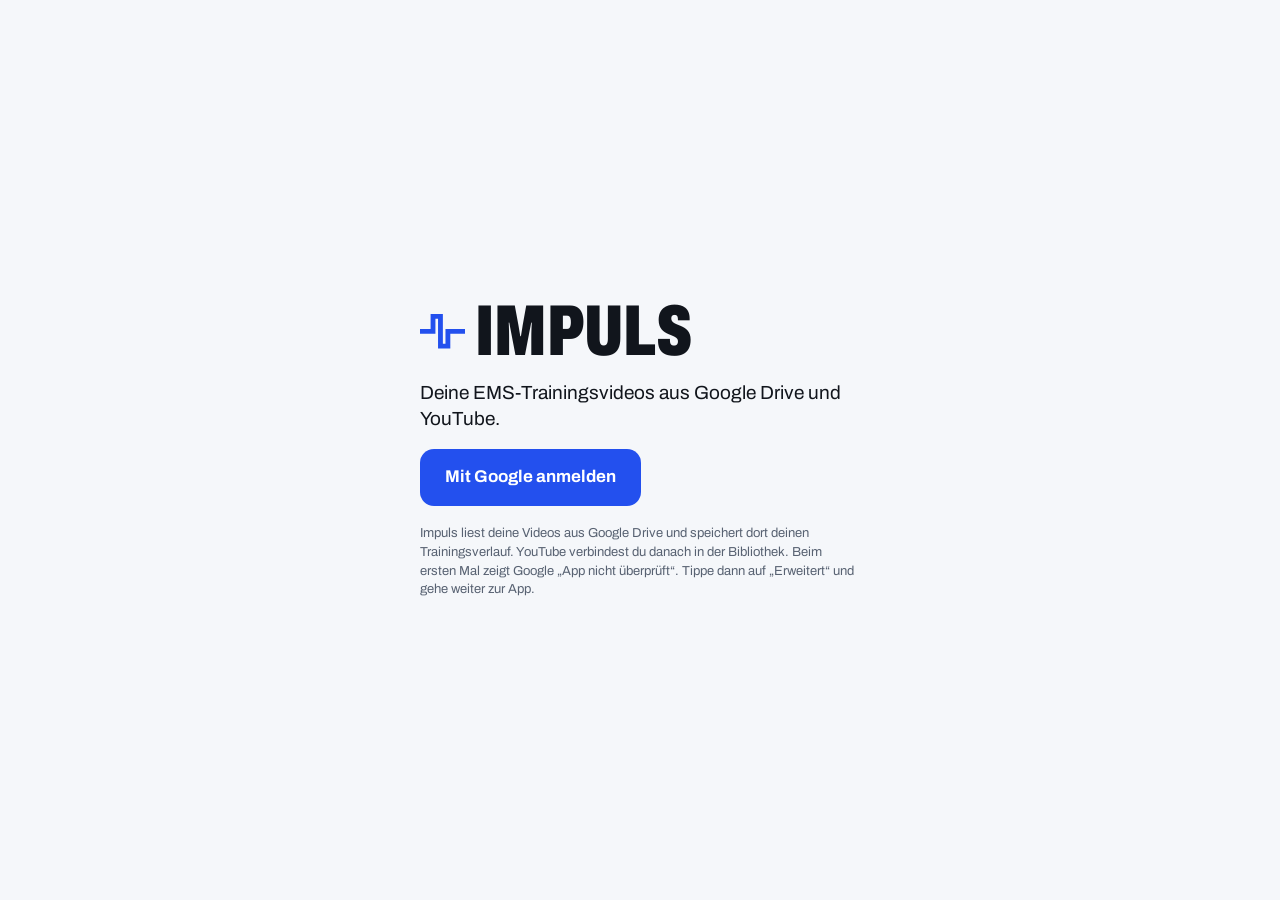
<file: index.html>
<!doctype html>
<html lang="de">
<head>
<meta charset="utf-8">
<meta name="viewport" content="width=device-width, initial-scale=1, viewport-fit=cover">
<meta name="theme-color" content="#0A0D12">
<title>Impuls</title>
<link rel="manifest" href="manifest.webmanifest">
<link rel="icon" href="icons/icon-192.png">
<link rel="preconnect" href="https://fonts.googleapis.com">
<link rel="preconnect" href="https://fonts.gstatic.com" crossorigin>
<link rel="stylesheet" href="https://fonts.googleapis.com/css2?family=Archivo:wdth,wght@62..125,300..900&family=IBM+Plex+Mono:wght@400;500;600&display=swap">
<link rel="stylesheet" href="app.css?v=16">
<script src="config.js"></script>
</head>
<body>
<svg width="0" height="0" style="position:absolute" aria-hidden="true">
  <symbol id="i-home" viewBox="0 0 24 24"><path d="M3 10.5 12 3l9 7.5V20a1 1 0 0 1-1 1h-5v-6H9v6H4a1 1 0 0 1-1-1z"/></symbol>
  <symbol id="i-grid" viewBox="0 0 24 24"><rect x="3" y="4" width="8" height="7" rx="1.5"/><rect x="13" y="4" width="8" height="7" rx="1.5"/><rect x="3" y="13" width="8" height="7" rx="1.5"/><rect x="13" y="13" width="8" height="7" rx="1.5"/></symbol>
  <symbol id="i-chart" viewBox="0 0 24 24"><path d="M4 20V11M10 20V5M16 20v-7M21 20H3"/></symbol>
  <symbol id="i-cog" viewBox="0 0 24 24"><circle cx="12" cy="12" r="3"/><path d="M12 2v3M12 19v3M2 12h3M19 12h3M4.9 4.9l2.1 2.1M17 17l2.1 2.1M4.9 19.1 7 17M17 7l2.1-2.1"/></symbol>
  <symbol id="i-play" viewBox="0 0 24 24"><path d="M7 4.6v14.8a.8.8 0 0 0 1.2.7l12-7.4a.8.8 0 0 0 0-1.4l-12-7.4A.8.8 0 0 0 7 4.6z"/></symbol>
  <symbol id="i-pause" viewBox="0 0 24 24"><rect x="6" y="4.5" width="4" height="15" rx="1"/><rect x="14" y="4.5" width="4" height="15" rx="1"/></symbol>
  <symbol id="i-check" viewBox="0 0 24 24"><path d="M5 12.5l4.5 4.5L19 7.5"/></symbol>
  <symbol id="i-left" viewBox="0 0 24 24"><path d="M15 5l-7 7 7 7"/></symbol>
  <symbol id="i-mirror" viewBox="0 0 24 24"><path d="M12 3v18M8 7l-5 5 5 5M16 7l5 5-5 5"/></symbol>
  <symbol id="i-expand" viewBox="0 0 24 24"><path d="M4 9V4h5M20 9V4h-5M4 15v5h5M20 15v5h-5"/></symbol>
  <symbol id="i-cal" viewBox="0 0 24 24"><rect x="3.5" y="5" width="17" height="15" rx="2"/><path d="M3.5 10h17M8 3v4M16 3v4"/></symbol>
</svg>

<div class="app" id="app" data-view="login">
  <section class="login" id="login">
    <div class="login-box">
      <h1 class="login-logo"><svg viewBox="0 0 24 24" aria-hidden="true"><path d="M1 12h6V4h4v16h4v-8h8"/></svg>Impuls</h1>
      <p class="lede">Deine EMS-Trainingsvideos aus Google Drive und YouTube.</p>
      <button class="btn-primary big" id="loginBtn">Mit Google anmelden</button>
      <p class="login-err" id="loginErr" hidden></p>
      <button class="btn-ghost" id="loginBasic" hidden>Ohne Drive-Abgleich anmelden</button>
      <p class="sub small">Impuls liest deine Videos aus Google Drive und speichert dort deinen Trainingsverlauf. YouTube verbindest du danach in der Bibliothek. Beim ersten Mal zeigt Google „App nicht überprüft“. Tippe dann auf „Erweitert“ und gehe weiter zur App.</p>
    </div>
  </section>

  <nav class="nav" aria-label="Navigation">
    <div class="brand"><svg viewBox="0 0 24 24" aria-hidden="true"><path d="M1 12h6V4h4v16h4v-8h8"/></svg><span>Impuls</span></div>
    <button class="nav-btn" data-go="home"><svg class="ico"><use href="#i-home"/></svg><span>Start</span></button>
    <button class="nav-btn" data-go="lib"><svg class="ico"><use href="#i-grid"/></svg><span>Bibliothek</span></button>
    <button class="nav-btn" data-go="hist"><svg class="ico"><use href="#i-chart"/></svg><span>Verlauf</span></button>
    <span class="nav-space"></span>
    <button class="nav-btn" data-act="settings"><svg class="ico"><use href="#i-cog"/></svg><span>Mehr</span></button>
  </nav>

  <main class="main" id="main">
    <section class="scr" data-s="home" id="home"></section>
    <section class="scr" data-s="lib" id="lib" hidden></section>
    <section class="scr" data-s="hist" id="hist" hidden></section>
  </main>

  <section class="player" id="player" hidden>
    <div class="pl-video">
      <div class="pl-stage" id="plStage">
        <video id="pv" playsinline preload="auto"></video>
        <div id="ytHost" hidden></div>
      </div>
      <button class="pl-bigplay" id="plBig" aria-label="Abspielen"><svg class="ico fill"><use href="#i-play"/></svg></button>
    </div>
    <div class="pl-top">
      <button class="pl-btn" id="plBack"><svg class="ico"><use href="#i-left"/></svg>Zurück</button>
      <div class="pl-head"><p class="pl-title" id="plTitle"></p><p class="pl-sub" id="plSub"></p></div>
      <button class="pl-btn" id="plRestart" hidden>Von vorn</button>
      <span class="pl-wake" id="plWake"><i></i>Bildschirm bleibt an</span>
      <button class="pl-btn pl-fav" id="plFav" aria-pressed="false" aria-label="Als Favorit markieren">☆</button>
    </div>
    <div class="pl-bottom">
      <p class="pl-msg" id="plMsg" hidden></p>
      <div class="pl-times"><span class="pl-el" id="plEl">0:00</span><span class="pl-rem" id="plRem"></span></div>
      <div class="pl-bar" id="plBar"><div class="pl-track"><div class="pl-fill" id="plFill"></div></div></div>
      <div class="pl-ctrl">
        <button class="pl-btn" id="plB10">−10 s</button>
        <button class="pl-play" id="plToggle" aria-label="Abspielen"><svg class="ico fill"><use href="#i-play"/></svg></button>
        <button class="pl-btn" id="plF10">+10 s</button>
        <button class="pl-btn" id="plMirror" aria-pressed="false"><svg class="ico"><use href="#i-mirror"/></svg><span>Spiegeln</span></button>
        <button class="pl-btn" id="plFull" aria-label="Vollbild"><svg class="ico"><use href="#i-expand"/></svg></button>
        <button class="pl-finish" id="plFinish"><svg class="ico"><use href="#i-check"/></svg>Training abschließen</button>
      </div>
    </div>
  </section>

  <section class="sheet-wrap" id="doneWrap" hidden>
    <div class="sheet" id="doneSheet" role="dialog" aria-modal="true" aria-label="Training abschließen"></div>
  </section>

  <section class="sheet-wrap" id="sheetWrap" hidden>
    <div class="sheet" id="sheet" role="dialog" aria-modal="true"></div>
  </section>

  <div class="toast" id="toast" role="status" hidden></div>
</div>
<script src="app.js?v=16"></script>
</body>
</html>
</file>
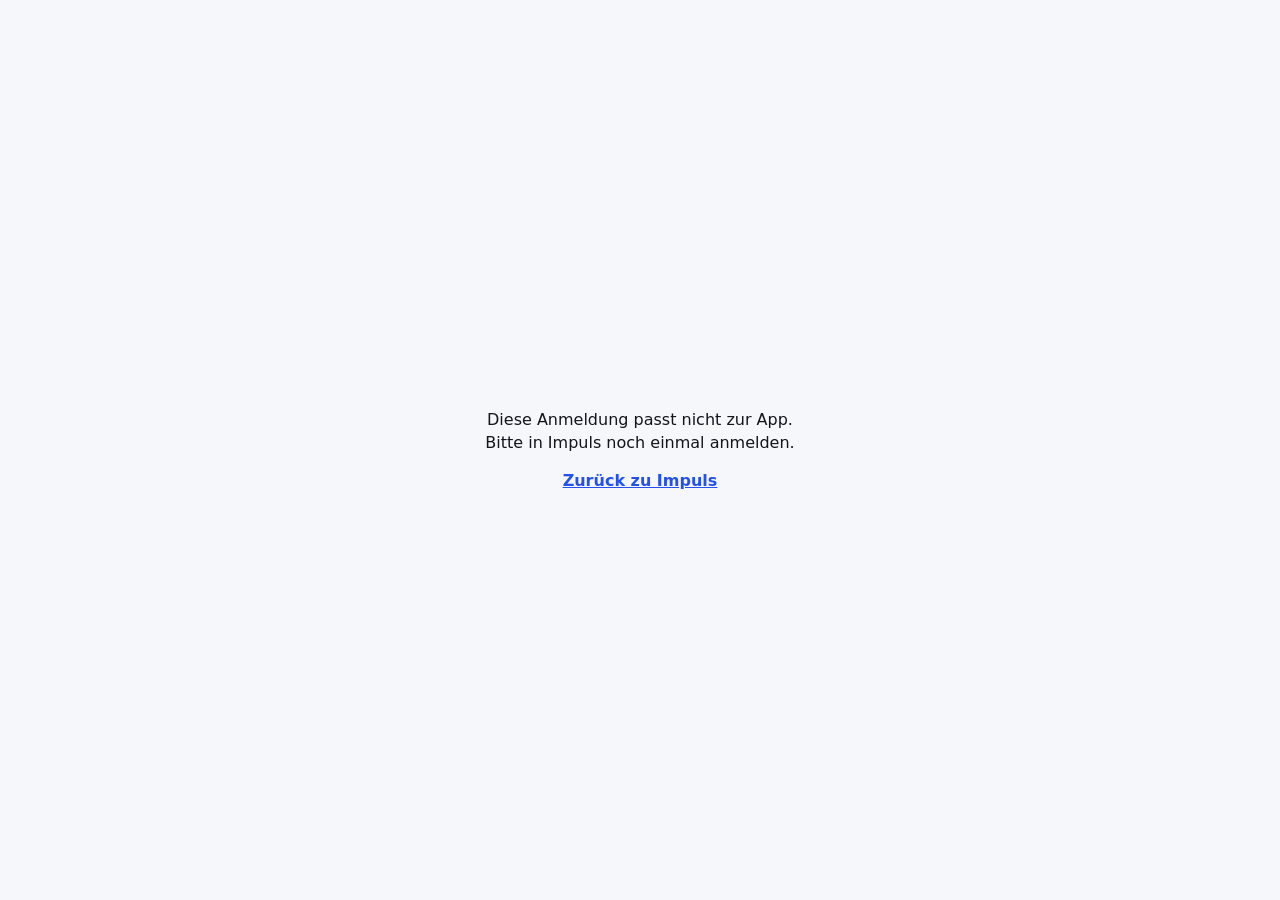
<file: auth.html>
<!doctype html>
<html lang="de">
<head>
<meta charset="utf-8">
<meta name="viewport" content="width=device-width, initial-scale=1">
<meta name="theme-color" content="#0A0D12">
<title>Impuls · Anmeldung</title>
<style>
  :root{--bg:#F5F7FA;--fg:#11151C;--muted:#586272;--accent:#2350EE}
  @media (prefers-color-scheme: dark){:root{--bg:#0A0D12;--fg:#E7EBF1;--muted:#98A2B2;--accent:#7B93FF;color-scheme:dark}}
  body{margin:0;min-height:100vh;display:grid;place-items:center;padding:24px;box-sizing:border-box;background:var(--bg);color:var(--fg);font-family:system-ui,-apple-system,"Segoe UI",Roboto,sans-serif;text-align:center}
  main{display:grid;gap:14px;max-width:34ch}
  p{margin:0;line-height:1.45}
  .sub{color:var(--muted)}
  a{color:var(--accent);font-weight:700}
</style>
</head>
<body>
<main>
  <p id="msg">Anmeldung wird übernommen …</p>
  <p class="sub" id="hint" hidden>Du kannst dieses Fenster schließen. Impuls macht von selbst weiter.</p>
  <p><a href="./" id="back" hidden>Zurück zu Impuls</a></p>
</main>
<script>
// Rückkehrseite der Google-Anmeldung: legt den Token für die App ab und schließt sich wieder.
(() => {
  const P = 'impuls.';
  const AUTH_VERSION = 3; // wie in app.js
  const get = k => { try { return JSON.parse(localStorage.getItem(P + k)); } catch { return null; } };
  const set = (k, v) => { try { localStorage.setItem(P + k, JSON.stringify(v)); } catch { /* Speicher gesperrt */ } };
  const del = k => { try { localStorage.removeItem(P + k); } catch { /* Speicher gesperrt */ } };
  const h = new URLSearchParams(location.hash.slice(1));
  const err = h.get('error') || new URLSearchParams(location.search).get('error');
  const msg = document.getElementById('msg');
  let ok = false;

  if (err) {
    set('oauthError', err === 'access_denied' ? 'Die Anmeldung wurde abgebrochen oder abgelehnt.' : 'Google meldet: ' + err);
    msg.textContent = 'Die Anmeldung hat nicht geklappt.';
  } else if (!h.get('access_token') || h.get('state') !== get('oauthState')) {
    msg.textContent = 'Diese Anmeldung passt nicht zur App. Bitte in Impuls noch einmal anmelden.';
  } else {
    // state beginnt mit dem Zweck: "drive." (Hauptanmeldung) oder "yt." (YouTube-Playlist)
    const purpose = h.get('state').split('.')[0] === 'yt' ? 'yt' : 'drive';
    set(purpose === 'yt' ? 'ytToken' : 'token', { value: h.get('access_token'), exp: Date.now() + (+h.get('expires_in') || 3600) * 1000, scope: h.get('scope') || '', v: AUTH_VERSION });
    set('consented.' + purpose, AUTH_VERSION);
    del('oauthState');
    ok = true;
    msg.textContent = 'Angemeldet.';
  }
  history.replaceState(null, '', location.pathname); // Token nicht in der Adresszeile stehen lassen

  const returnTo = get('returnTo');
  del('returnTo');
  if (ok && returnTo) { location.replace('./'); return; } // ganze Seite war umgeleitet: zurück zur App
  if (window.opener) setTimeout(() => window.close(), 300);
  setTimeout(() => {
    if (ok) document.getElementById('hint').hidden = false;
    document.getElementById('back').hidden = false;
  }, 700);
})();
</script>
</body>
</html>
</file>
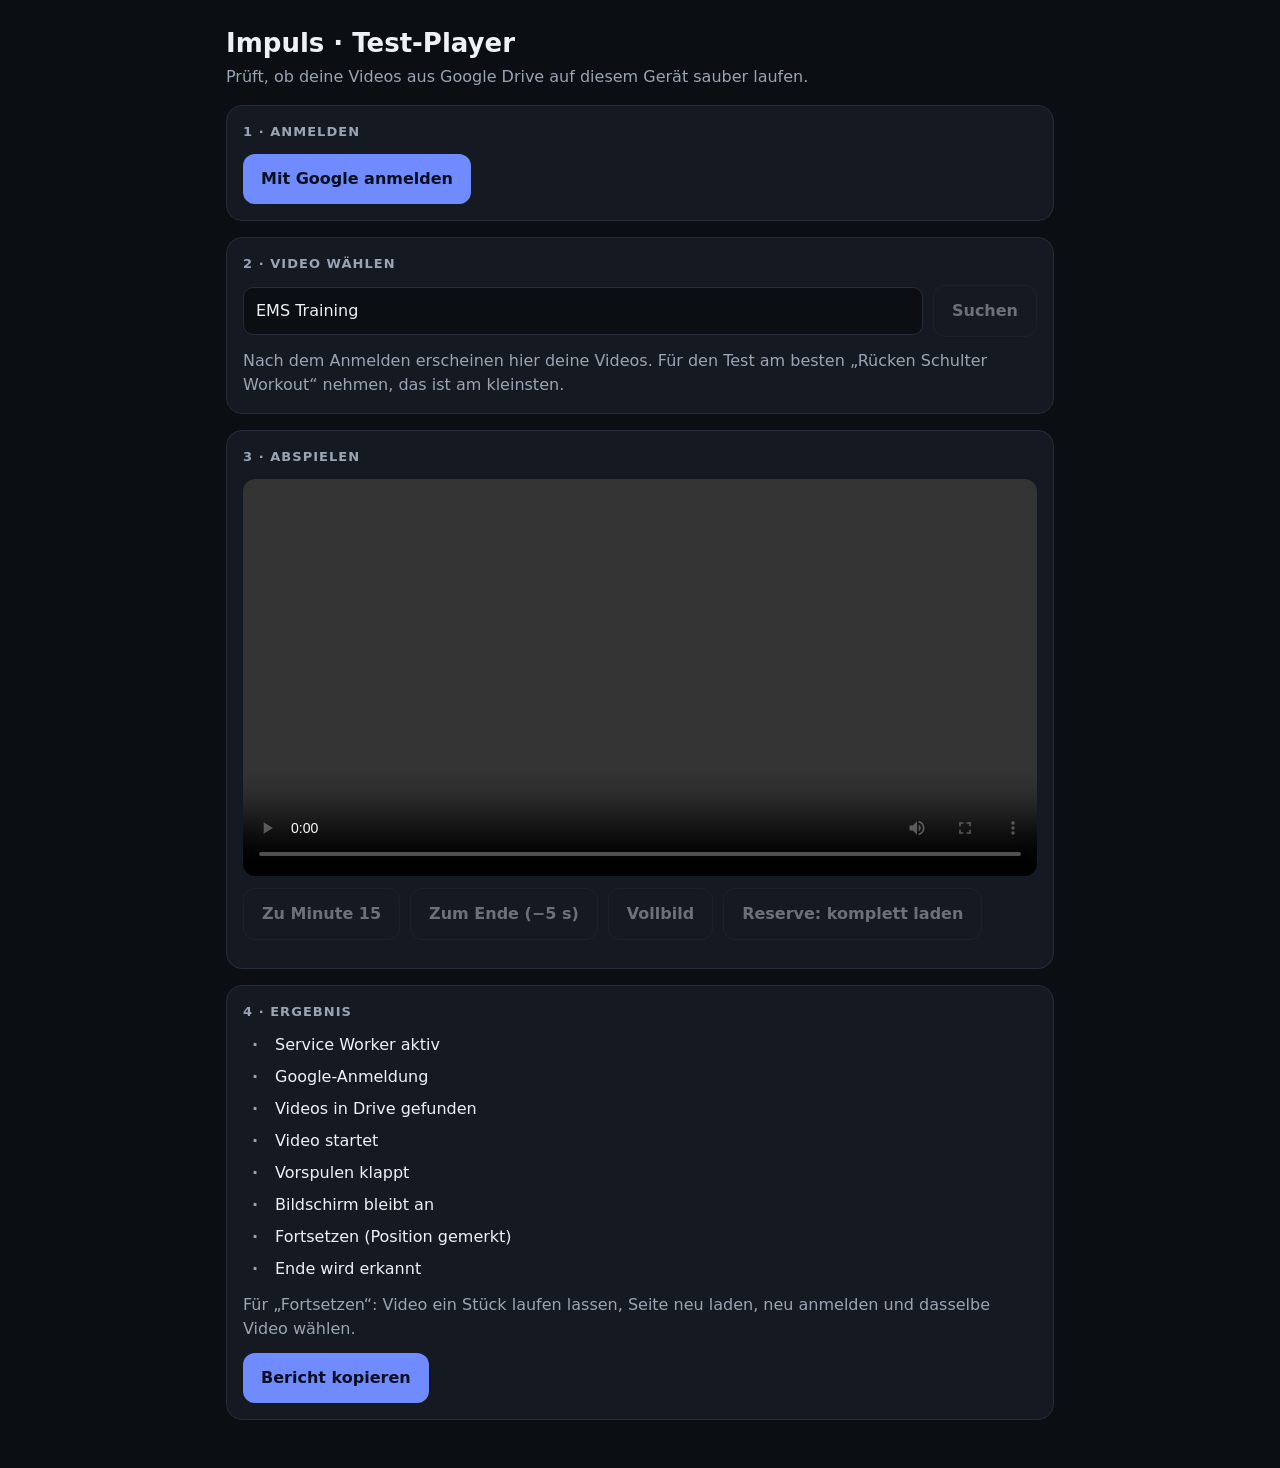
<file: test.html>
<!doctype html>
<html lang="de">
<head>
<meta charset="utf-8">
<meta name="viewport" content="width=device-width, initial-scale=1, viewport-fit=cover">
<meta name="theme-color" content="#0B0E13">
<title>Impuls · Test-Player</title>
<script src="config.js"></script>
<script src="https://accounts.google.com/gsi/client" async defer></script>
<style>
  :root{--bg:#0B0E13;--card:#151A22;--line:#262D39;--fg:#EEF1F6;--muted:#9AA4B3;--accent:#6F8BFF;--accent-ink:#0A0F1F;--ok:#4CC792;--bad:#FF7A6B;--warn:#F1BC5E;color-scheme:dark}
  *{box-sizing:border-box}
  body{margin:0;background:var(--bg);color:var(--fg);font-family:system-ui,-apple-system,"Segoe UI",Roboto,sans-serif;font-size:16px;line-height:1.5}
  main{max-width:860px;margin:0 auto;padding-block:20px 48px;padding-left:max(16px,env(safe-area-inset-left,0px));padding-right:max(16px,env(safe-area-inset-right,0px));display:grid;gap:16px}
  h1{font-size:26px;margin:4px 0 2px}
  p{margin:0}
  .sub{color:var(--muted)}
  .card{background:var(--card);border:1px solid var(--line);border-radius:16px;padding:16px;display:grid;gap:12px;min-width:0}
  .card h2{font-size:13px;margin:0;text-transform:uppercase;letter-spacing:.08em;color:var(--muted)}
  button{font:inherit;font-weight:650;border:0;border-radius:12px;padding:13px 18px;background:var(--accent);color:var(--accent-ink);cursor:pointer}
  button.ghost{background:transparent;color:var(--fg);border:1px solid var(--line)}
  button:disabled{opacity:.4;cursor:default}
  button:focus-visible,input:focus-visible{outline:2px solid var(--accent);outline-offset:2px}
  .row{display:flex;flex-wrap:wrap;gap:10px;align-items:center}
  input{font:inherit;background:var(--bg);color:var(--fg);border:1px solid var(--line);border-radius:10px;padding:11px 12px;min-width:0;flex:1}
  .list{display:grid;gap:8px}
  .vid{display:flex;justify-content:space-between;gap:12px;align-items:center;text-align:left;background:var(--bg);color:var(--fg);border:1px solid var(--line)}
  .vid small{color:var(--muted);font-weight:500;white-space:nowrap}
  .vid[aria-pressed="true"]{border-color:var(--accent)}
  video{width:100%;max-height:60vh;background:#000;border-radius:12px}
  progress{width:100%}
  .checks{list-style:none;margin:0;padding:0;display:grid;gap:8px}
  .checks li{display:grid;grid-template-columns:24px 1fr;gap:8px}
  .checks i{font-style:normal;font-weight:800;text-align:center}
  .checks [data-s="ok"] i{color:var(--ok)}
  .checks [data-s="bad"] i{color:var(--bad)}
  .checks [data-s="wait"] i{color:var(--muted)}
  .checks small{display:block;color:var(--muted)}
  .msg{color:var(--warn)}
  pre{white-space:pre-wrap;word-break:break-word;background:var(--bg);border:1px solid var(--line);border-radius:10px;padding:12px;font-size:13px;margin:0}
</style>
</head>
<body>
<main>
  <header>
    <h1>Impuls · Test-Player</h1>
    <p class="sub">Prüft, ob deine Videos aus Google Drive auf diesem Gerät sauber laufen.</p>
  </header>

  <section class="card">
    <h2>1 · Anmelden</h2>
    <p class="msg" id="cfgMsg" hidden></p>
    <div class="row"><button id="login">Mit Google anmelden</button><span class="sub" id="who"></span></div>
  </section>

  <section class="card">
    <h2>2 · Video wählen</h2>
    <div class="row"><input id="folder" aria-label="Ordnername in Google Drive"><button class="ghost" id="search" disabled>Suchen</button></div>
    <div class="list" id="list"><p class="sub">Nach dem Anmelden erscheinen hier deine Videos. Für den Test am besten „Rücken Schulter Workout“ nehmen, das ist am kleinsten.</p></div>
  </section>

  <section class="card">
    <h2>3 · Abspielen</h2>
    <video id="v" controls playsinline preload="metadata"></video>
    <div class="row">
      <button class="ghost" id="seek15" disabled>Zu Minute 15</button>
      <button class="ghost" id="toEnd" disabled>Zum Ende (−5 s)</button>
      <button class="ghost" id="fs" disabled>Vollbild</button>
      <button class="ghost" id="full" disabled>Reserve: komplett laden</button>
    </div>
    <progress id="prog" max="1" value="0" hidden></progress>
    <p class="sub" id="resumeInfo"></p>
  </section>

  <section class="card">
    <h2>4 · Ergebnis</h2>
    <ul class="checks" id="checks"></ul>
    <p class="sub">Für „Fortsetzen“: Video ein Stück laufen lassen, Seite neu laden, neu anmelden und dasselbe Video wählen.</p>
    <div class="row"><button id="copy">Bericht kopieren</button><span class="sub" id="copyMsg"></span></div>
    <pre id="report" hidden></pre>
  </section>
</main>
<script src="test.js"></script>
</body>
</html>
</file>
<file: app.css>
/* Impuls · Layout: Handy mit Leiste unten, ab 700px Breite (Tablet) Seitenleiste links. Der Player liegt im Vollbild darüber. */
:root{
  --app-bg:#F5F7FA; --app-card:#FFFFFF; --app-line:#E1E5EC; --ink:#11151C; --muted:#586272;
  --accent:#2350EE; --accent-ink:#FFFFFF; --accent-soft:#E2E8FD;
  --pulse:#D9471F; --pulse-soft:#FCE6DE; --ok:#14805A; --ok-soft:#DCF2E7; --warn:#8F5A0B; --warn-soft:#FBEFD9;
  --scrim:rgba(4,6,10,.62);
  --player-bg:#000000; --player-fg:#F4F6FA; --player-dim:#A9B1BE; --player-line:rgba(255,255,255,.22); --player-chip:rgba(255,255,255,.12); --player-accent:#5C7CFF;
  --font-display:"Archivo","Arial Narrow","Helvetica Neue",Arial,sans-serif;
  --font-body:"Archivo",system-ui,-apple-system,"Segoe UI",Roboto,sans-serif;
  --font-mono:"IBM Plex Mono",ui-monospace,SFMono-Regular,Consolas,monospace;
}
@media (prefers-color-scheme: dark){
  :root{
    --app-bg:#0A0D12; --app-card:#141922; --app-line:#232A35; --ink:#E7EBF1; --muted:#98A2B2;
    --accent:#7B93FF; --accent-ink:#0A0F1F; --accent-soft:#1B2448;
    --pulse:#FF8460; --pulse-soft:#3A1D14; --ok:#4CC792; --ok-soft:#10301F; --warn:#F1BC5E; --warn-soft:#33260F;
    color-scheme:dark;
  }
}

*{box-sizing:border-box}
html,body{margin:0}
html{overscroll-behavior-y:none}
body{background:var(--app-bg);color:var(--ink);font-family:var(--font-body);font-size:16px;line-height:1.45;-webkit-font-smoothing:antialiased;-webkit-tap-highlight-color:transparent}
/* Liegt Player oder ein Blatt darüber, scrollt die Seite dahinter nicht mit */
body:has(.player:not([hidden])),body:has(.sheet-wrap:not([hidden])){overflow:hidden}
button,input{font:inherit;color:inherit}
button{cursor:pointer}
a{color:var(--accent)}
:focus-visible{outline:2px solid var(--accent);outline-offset:2px}
h1,h2,h3,p{margin:0}
h1,h2{text-wrap:balance}
[hidden]{display:none!important}
.ico{width:1.2em;height:1.2em;flex:none;fill:none;stroke:currentColor;stroke-width:2;stroke-linecap:round;stroke-linejoin:round}
.ico.fill{fill:currentColor;stroke:none}
.label{font-family:var(--font-mono);font-size:11px;font-weight:500;letter-spacing:.08em;text-transform:uppercase;color:var(--muted)}
.sub{color:var(--muted)}
.small{font-size:13px}

/* Grundgerüst: die Seite selbst scrollt, die Navigation ist fest am Bildschirmrand verankert.
   So bleibt sie sichtbar, auch wenn Chrome beim Scrollen die Adressleiste ein- und ausblendet. */
.app{min-height:100vh;min-height:100dvh}
.app[data-view="login"] .nav,.app[data-view="login"] .main{display:none}
.app[data-view="app"] .login{display:none}
.a-head > div{min-width:0}

/* Anmeldung */
.login{display:grid;place-items:center;min-height:100vh;min-height:100dvh;padding:calc(24px + env(safe-area-inset-top,0px)) max(20px,env(safe-area-inset-right,0px)) calc(24px + env(safe-area-inset-bottom,0px)) max(20px,env(safe-area-inset-left,0px))}
.login-box{width:min(440px,100%);display:grid;gap:18px}
.login-logo{display:flex;align-items:center;gap:.14em;font-family:var(--font-display);font-stretch:68%;font-weight:850;font-size:72px;line-height:.85;text-transform:uppercase}
.login-logo svg,.brand svg{fill:none;stroke:var(--accent);stroke-width:2.6;stroke-linecap:square;stroke-linejoin:miter}
.login-logo svg{width:.62em;height:.62em}
.lede{font-size:19px;line-height:1.35}
.login-err{color:var(--pulse);font-weight:600}
.login .btn-primary{justify-self:start}

/* Navigation */
.nav{position:fixed;left:0;right:0;bottom:0;z-index:15;display:flex;justify-content:space-around;background:var(--app-card);border-top:1px solid var(--app-line);padding:6px max(8px,env(safe-area-inset-right,0px)) calc(6px + env(safe-area-inset-bottom,0px)) max(8px,env(safe-area-inset-left,0px))}
.brand,.nav-space{display:none}
.nav-btn{display:grid;justify-items:center;gap:2px;background:none;border:0;padding:6px 10px;border-radius:12px;font-size:11.5px;font-weight:600;color:var(--muted);min-width:64px}
.nav-btn .ico{width:24px;height:24px}
.nav-btn[aria-current="page"]{color:var(--accent)}
.main{padding:calc(18px + env(safe-area-inset-top,0px)) max(16px,env(safe-area-inset-right,0px)) calc(100px + env(safe-area-inset-bottom,0px)) max(16px,env(safe-area-inset-left,0px))}
.scr{display:grid;gap:16px;align-content:start;max-width:1240px;margin:0 auto}

/* Kopf und Grundbausteine */
.a-head{display:flex;justify-content:space-between;align-items:flex-start;gap:12px}
.a-date{font-family:var(--font-mono);font-size:11.5px;letter-spacing:.06em;text-transform:uppercase;color:var(--muted);margin-bottom:4px}
.a-title{font-family:var(--font-display);font-stretch:74%;font-weight:800;font-size:28px;line-height:1.02;text-transform:uppercase}
.card{background:var(--app-card);border:1px solid var(--app-line);border-radius:18px;padding:16px;display:grid;gap:10px;align-content:start;min-width:0}
.btn-row{display:flex;flex-wrap:wrap;gap:10px}
.btn-primary,.btn-ghost{display:inline-flex;align-items:center;justify-content:center;gap:8px;border-radius:14px;font-weight:700;font-size:15px;padding:12px 18px;border:1px solid transparent;text-decoration:none}
.btn-primary{background:var(--accent);color:var(--accent-ink)}
.btn-ghost{background:transparent;border-color:var(--app-line);color:var(--ink)}
.btn-primary.big{font-size:17px;padding:15px 24px}
.notice{display:grid;gap:8px;background:var(--app-card);border:1px solid var(--app-line);border-radius:16px;padding:14px 16px}
.notice b{font-weight:700}
.notice > span{color:var(--muted);font-size:14px}
.notice.bad{border-color:var(--pulse)}

/* Vorschaubilder */
.poster{position:relative;display:block;aspect-ratio:16/9;max-width:100%;overflow:hidden;border-radius:12px;color:#fff;container-type:inline-size;isolation:isolate;background:#20262F}
.poster::before,.poster::after{content:"";position:absolute;inset:0;z-index:-1}
.poster img{position:absolute;inset:0;width:100%;height:100%;object-fit:cover;z-index:0}
.p-badges,.p-dur,.p-title{z-index:1}
.p-badges{position:absolute;top:8px;left:8px;display:flex;gap:4px;align-items:center}
.p-fav{background:#F5B800;color:#1A1300;font-size:11px;font-weight:800;line-height:1;padding:3px 5px;border-radius:5px}
.p-src{font-family:var(--font-mono);font-size:9.5px;letter-spacing:.05em;text-transform:uppercase;background:rgba(0,0,0,.5);padding:3px 6px;border-radius:5px}
.p-src.yt{background:#C4161C}
.p-dur{position:absolute;right:8px;top:8px;font-family:var(--font-mono);font-size:10px;background:rgba(0,0,0,.55);padding:3px 6px;border-radius:5px;font-variant-numeric:tabular-nums}
.p-title{position:absolute;left:8%;right:8%;bottom:11%;font-family:var(--font-display);font-stretch:66%;font-weight:850;text-transform:uppercase;font-size:clamp(13px,11cqw,64px);line-height:.88;text-shadow:0 2px 14px rgba(0,0,0,.6)}
.p-lz{background:radial-gradient(circle at 74% 30%,#FFE2A8 0 8%,rgba(255,226,168,0) 9%),linear-gradient(180deg,#F2A060 0%,#C2532E 52%,#5A2214 100%)}
.p-lz::before{background:#1E0D08;clip-path:polygon(0 72%,14% 60%,26% 66%,42% 40%,49% 37%,56% 46%,66% 62%,82% 55%,100% 68%,100% 100%,0 100%)}
.p-nw{background:linear-gradient(180deg,#A9CBE2 0%,#5F8DB2 55%,#294B6E 100%)}
.p-nw::before{background:#16283F;clip-path:polygon(0 78%,10% 52%,18% 60%,30% 28%,40% 52%,52% 40%,63% 60%,76% 34%,88% 56%,100% 46%,100% 100%,0 100%)}
.p-tn{background:radial-gradient(ellipse 70% 40% at 35% 30%,rgba(96,240,178,.55),rgba(96,240,178,0) 70%),radial-gradient(ellipse 40% 30% at 75% 20%,rgba(140,120,255,.35),rgba(140,120,255,0) 70%),linear-gradient(180deg,#05161B 0%,#0F3438 100%)}
.p-tn::before{background:#030B0C;clip-path:polygon(0 80%,16% 62%,28% 70%,44% 50%,58% 68%,72% 58%,86% 72%,100% 60%,100% 100%,0 100%)}
.p-ok{background:repeating-linear-gradient(115deg,rgba(255,255,255,.07) 0 10px,rgba(255,255,255,0) 10px 26px),linear-gradient(135deg,#2A0A0A 0%,#8E1C13 55%,#FF6A3D 100%)}
.p-rs{background:repeating-linear-gradient(90deg,rgba(255,255,255,.05) 0 2px,rgba(255,255,255,0) 2px 22px),linear-gradient(160deg,#222B37 0%,#4E5D72 100%)}
.p-gen{background:linear-gradient(150deg,#1D2A55 0%,#2350EE 100%)}

/* Start */
.home-grid{display:grid;gap:14px}
.next{padding:0;overflow:hidden;gap:0}
.next .poster{border-radius:0}
.next-body{padding:16px;display:grid;gap:6px}
.next.empty{padding:16px;gap:10px}
.next-title{font-family:var(--font-display);font-stretch:78%;font-weight:800;font-size:24px;line-height:1.05}
.meta{color:var(--muted);font-variant-numeric:tabular-nums}
.why{font-size:14px}
.why b{color:var(--accent)}
.next .btn-row{margin-top:8px}
.week-count{display:flex;align-items:baseline;gap:6px}
.week-count b{font-family:var(--font-display);font-stretch:68%;font-weight:850;font-size:58px;line-height:.85;font-variant-numeric:tabular-nums}
.week-count span{color:var(--muted);font-weight:600;font-size:20px}
.slots{list-style:none;margin:0;padding:0;display:grid;gap:8px}
.slot{display:grid;grid-template-columns:34px minmax(0,1fr);gap:10px;align-items:center}
.slot .dot{width:34px;height:34px;border-radius:50%;display:grid;place-items:center;border:2px dashed var(--app-line);color:var(--muted);font-weight:700}
.slot.on .dot{background:var(--ok);border-color:var(--ok);color:var(--app-card)}
.slot b{display:block;font-weight:650;overflow:hidden;text-overflow:ellipsis;white-space:nowrap}
.slot small{color:var(--muted);font-size:12.5px}
.chip{justify-self:start;display:inline-flex;gap:6px;align-items:center;padding:6px 10px;border-radius:999px;font-size:12.5px;font-weight:600;background:var(--app-bg);color:var(--muted)}
.chip.ok{background:var(--ok-soft);color:var(--ok)}
.chip.warn{background:var(--warn-soft);color:var(--warn)}
.streak-num{font-weight:600}
.streak-num b{font-family:var(--font-display);font-stretch:68%;font-weight:850;font-size:40px;line-height:.9;margin-right:6px}
.bars{display:grid;grid-template-columns:repeat(8,minmax(0,1fr));gap:6px;height:86px}
.bar{display:flex;flex-direction:column;gap:4px;min-width:0}
.bar .col{flex:1;display:flex;align-items:flex-end}
.bar i{display:block;width:100%;border-radius:4px;background:var(--accent);min-height:3px}
.bar.cur i{background:var(--accent-soft);outline:1.5px dashed var(--accent);outline-offset:-1.5px}
.bar small{font-family:var(--font-mono);font-size:9.5px;color:var(--muted);text-align:center}
.install{display:flex;flex-wrap:wrap;gap:12px;align-items:center;justify-content:space-between}
.install div{display:grid;gap:2px}

/* Bibliothek */
.chips{display:flex;gap:6px;overflow-x:auto;padding-bottom:2px;scrollbar-width:none}
.chips button{border:1px solid var(--app-line);background:var(--app-card);border-radius:999px;padding:8px 14px;font-size:13.5px;font-weight:600;white-space:nowrap;color:var(--ink)}
.chips button[aria-pressed="true"]{background:var(--ink);border-color:var(--ink);color:var(--app-card)}
.lib-grid{display:grid;gap:10px}
.vcard{display:grid;grid-template-columns:132px minmax(0,1fr);gap:12px;align-items:center;text-align:left;background:var(--app-card);border:1px solid var(--app-line);border-radius:16px;padding:8px;min-width:0}
.vcard .poster{border-radius:10px}
.vcard .p-title{font-size:clamp(11px,13cqw,40px)}
.v-body{display:grid;gap:2px;min-width:0}
.v-title{font-weight:700;font-size:15px;line-height:1.2;display:-webkit-box;-webkit-line-clamp:2;-webkit-box-orient:vertical;overflow:hidden}
.v-meta,.v-last{font-size:12.5px;color:var(--muted);font-variant-numeric:tabular-nums}
.v-prog{display:block;height:4px;border-radius:2px;background:var(--app-line);overflow:hidden;margin-top:4px}
.v-prog i{display:block;height:100%;background:var(--pulse)}

/* Verlauf */
.stats{display:grid;grid-template-columns:repeat(3,minmax(0,1fr));gap:10px}
.stat{background:var(--app-card);border:1px solid var(--app-line);border-radius:16px;padding:12px 14px;display:grid;gap:2px}
.stat b{font-family:var(--font-display);font-stretch:68%;font-weight:850;font-size:34px;line-height:.95;font-variant-numeric:tabular-nums}
.stat span{font-size:12px;color:var(--muted)}
.hist-grid{display:grid;gap:14px}
.cal{display:grid;grid-template-columns:22px repeat(12,minmax(0,1fr));gap:4px;align-items:center}
.cal i{display:block;aspect-ratio:1;border-radius:4px;background:var(--app-line)}
.cal i.on{background:var(--accent)}
.cal i.fut{background:transparent;border:1px dashed var(--app-line)}
.cal i.today{outline:2px solid var(--pulse);outline-offset:1px}
.cal span{font-family:var(--font-mono);font-size:9.5px;color:var(--muted);text-align:center}
.cal span.rl{text-align:left}
.sess{list-style:none;margin:0;padding:0;display:grid}
.sess li{border-top:1px solid var(--app-line)}
.sess li:first-child{border-top:0}
.s-row{display:grid;grid-template-columns:78px minmax(0,1fr) auto;gap:4px 10px;align-items:center;width:100%;text-align:left;background:none;border:0;padding:10px 0;color:var(--ink)}
.s-date{font-family:var(--font-mono);font-size:11.5px;color:var(--muted)}
.s-title{font-weight:600;overflow:hidden;text-overflow:ellipsis;white-space:nowrap}
.s-min{font-size:12.5px;color:var(--muted);font-variant-numeric:tabular-nums;white-space:nowrap}
.s-feel{grid-column:2;justify-self:start;font-size:11.5px;font-weight:600;padding:2px 8px;border-radius:999px;background:var(--app-bg);color:var(--muted)}
.s-feel.f3,.s-feel.f4{background:var(--pulse-soft);color:var(--pulse)}
.s-int{grid-column:2 / -1;font-size:12px;color:var(--muted);font-variant-numeric:tabular-nums;overflow:hidden;text-overflow:ellipsis;white-space:nowrap}
.hint{font-size:12.5px;color:var(--muted)}
.sync-line{display:flex;flex-wrap:wrap;align-items:center;gap:8px;font-size:13px;color:var(--muted)}
.sync-line i{width:8px;height:8px;border-radius:50%;background:var(--muted);flex:none}
.sync-line[data-s="ok"] i{background:var(--ok)}
.sync-line[data-s="err"] i,.sync-line[data-s="off"] i{background:var(--pulse)}
.sync-line[data-s="syncing"] i{background:var(--accent)}
.sync-line span{flex:1;min-width:0}
.trend-svg{display:block;width:100%;height:auto}
.trend-svg .grid{stroke:var(--app-line);stroke-width:1}
.trend-svg .area{fill:var(--accent-soft)}
.trend-svg .line{fill:none;stroke:var(--accent);stroke-width:2.5;stroke-linejoin:round;stroke-linecap:round}
.trend-svg .pt{fill:var(--app-card);stroke:var(--accent);stroke-width:2}
.trend-svg .end{fill:var(--accent)}
.trend-svg text{fill:var(--muted);font-family:var(--font-mono);font-size:10px}
.trend-svg text.val{fill:var(--ink);font-weight:600;font-size:12px}
.chips.small button{padding:6px 11px;font-size:12.5px}
.kv{display:grid;grid-template-columns:minmax(0,1fr) auto;gap:6px 16px}
.kv b{font-family:var(--font-mono);font-variant-numeric:tabular-nums}
.note-view{background:var(--app-bg);border-radius:12px;padding:10px 12px}

/* Player */
.player{position:fixed;inset:0;z-index:20;background:var(--player-bg);color:var(--player-fg);overflow:hidden}
.player > *{min-width:0}
.pl-video{position:absolute;inset:0;display:grid;place-items:center;overflow:hidden}
.pl-stage{position:relative;width:100%;height:100%}
.pl-stage video{display:block;width:100%;height:100%;object-fit:contain;background:var(--player-bg)}
#ytHost{position:relative;width:100%;height:100%;overflow:hidden}
/* YouTube-Fenster nimmt keine Tipps an: keine Links nach draußen, Bedienung nur über die App */
#ytHost iframe{position:absolute;display:block;border:0;pointer-events:none}
#ytHost.touch iframe{pointer-events:auto}
.pl-stage.mirror{transform:scaleX(-1)}
.pl-bigplay{position:absolute;left:50%;top:50%;width:88px;height:88px;margin:-44px 0 0 -44px;border-radius:50%;border:0;background:var(--player-fg);color:var(--player-bg);display:grid;place-items:center;z-index:2}
.pl-bigplay .ico{width:36px;height:36px;margin-left:4px}
.pl-top{position:absolute;top:0;left:0;right:0;z-index:3;display:flex;align-items:center;gap:12px;padding:calc(12px + env(safe-area-inset-top,0px)) max(16px,env(safe-area-inset-right,0px)) 30px max(16px,env(safe-area-inset-left,0px));background:linear-gradient(rgba(0,0,0,.75),rgba(0,0,0,0));transition:opacity .25s}
.pl-head{min-width:0;flex:1}
.pl-title{font-family:var(--font-display);font-stretch:76%;font-weight:800;font-size:20px;line-height:1.1;text-transform:uppercase;white-space:nowrap;overflow:hidden;text-overflow:ellipsis}
.pl-sub{font-size:12.5px;color:var(--player-dim);font-variant-numeric:tabular-nums}
.pl-wake{display:none;align-items:center;gap:6px;font-size:12px;color:var(--player-dim);white-space:nowrap}
.pl-wake i{width:8px;height:8px;border-radius:50%;background:var(--player-accent)}
.pl-btn{display:inline-flex;align-items:center;gap:6px;background:var(--player-chip);border:1px solid var(--player-line);color:var(--player-fg);border-radius:14px;padding:11px 14px;font-weight:650;font-size:14px;font-variant-numeric:tabular-nums;text-decoration:none}
.pl-btn[aria-pressed="true"]{background:var(--player-fg);color:var(--player-bg)}
.pl-bottom{position:absolute;left:0;right:0;bottom:0;z-index:3;display:grid;gap:8px;padding:40px max(16px,env(safe-area-inset-right,0px)) calc(16px + env(safe-area-inset-bottom,0px)) max(16px,env(safe-area-inset-left,0px));background:linear-gradient(rgba(0,0,0,0),rgba(0,0,0,.82));transition:opacity .25s}
.player.idle .pl-top,.player.idle .pl-bottom{opacity:0;pointer-events:none}
.pl-msg{display:flex;flex-wrap:wrap;gap:10px;align-items:center;background:var(--player-chip);border:1px solid var(--player-line);border-radius:12px;padding:10px 12px;font-size:14px}
.pl-times{display:flex;justify-content:space-between;align-items:baseline}
.pl-el{font-family:var(--font-display);font-stretch:68%;font-weight:850;font-size:40px;line-height:.9;font-variant-numeric:tabular-nums}
.pl-rem{font-family:var(--font-mono);font-size:13px;color:var(--player-dim);font-variant-numeric:tabular-nums}
.pl-bar{padding:10px 0;cursor:pointer;touch-action:none}
.pl-track{height:8px;border-radius:4px;background:var(--player-line);overflow:hidden}
.pl-fill{height:100%;width:0;background:var(--player-accent)}
.pl-ctrl{display:flex;flex-wrap:wrap;gap:10px;align-items:center;justify-content:center}
.pl-play{width:64px;height:64px;border-radius:50%;border:0;background:var(--player-fg);color:var(--player-bg);display:grid;place-items:center}
.pl-play .ico{width:26px;height:26px}
.pl-finish{flex-basis:100%;display:inline-flex;align-items:center;justify-content:center;gap:8px;border:0;border-radius:14px;padding:13px 18px;background:var(--player-accent);color:#fff;font-weight:700;font-size:15px}

/* Blätter (Abschluss, Einstellungen) */
.sheet-wrap{position:fixed;inset:0;z-index:30;background:var(--scrim);display:flex;align-items:flex-end}
.sheet{background:var(--app-card);color:var(--ink);width:100%;max-height:88%;overflow-y:auto;overscroll-behavior:contain;border-radius:24px 24px 0 0;padding:22px max(18px,env(safe-area-inset-right,0px)) calc(26px + env(safe-area-inset-bottom,0px)) max(18px,env(safe-area-inset-left,0px));display:grid;gap:14px}
.sheet-title{font-family:var(--font-display);font-stretch:74%;font-weight:800;font-size:26px;line-height:1.02;text-transform:uppercase}
.set-list{display:grid;gap:4px}
.set-row{display:flex;justify-content:space-between;align-items:center;gap:12px;padding:10px 0;border-top:1px solid var(--app-line)}
.set-row:first-child{border-top:0}
.set-row div{display:grid;gap:2px;min-width:0}
.set-row .sub{font-size:13px;overflow:hidden;text-overflow:ellipsis}
.pick{display:grid;gap:6px}
.pick-btn{display:grid;gap:2px;text-align:left;background:var(--app-bg);border:1px solid var(--app-line);border-radius:12px;padding:10px 12px;color:var(--ink)}
.pick-btn[aria-pressed="true"]{border-color:var(--accent);background:var(--accent-soft);color:var(--accent)}
.set-col{display:grid;gap:6px;padding:10px 0;border-top:1px solid var(--app-line)}
.set-col textarea{width:100%;border:1px solid var(--app-line);background:var(--app-bg);color:var(--ink);border-radius:12px;padding:10px 12px;font:inherit;font-size:15px;resize:vertical}
.btn-link{background:none;border:0;color:var(--muted);font-weight:600;padding:12px 6px;text-decoration:underline;text-underline-offset:3px}
.btn-ghost.danger{color:var(--pulse)}
.btn-danger{display:inline-flex;align-items:center;gap:8px;border:0;border-radius:14px;padding:12px 18px;font-weight:700;font-size:15px;background:var(--pulse);color:#fff}
.small-btn{padding:9px 14px;font-size:14px;white-space:nowrap}
.lib-grid.editing .vcard{outline:2px dashed var(--accent);outline-offset:-2px}

/* Abschluss */
.q{font-weight:700;margin-top:4px}
.q span{display:block;font-weight:500;color:var(--muted);font-size:13px}
.feel{display:grid;grid-template-columns:repeat(5,minmax(0,1fr));gap:6px}
.feel button{display:grid;gap:6px;justify-items:center;border:1px solid var(--app-line);background:var(--app-bg);border-radius:12px;padding:10px 2px;font-size:12px;font-weight:650;color:var(--ink);min-width:0}
.feel button[aria-pressed="true"]{border-color:var(--accent);background:var(--accent-soft);color:var(--accent)}
.bars5{display:flex;gap:2px}
.bars5 i{display:block;width:5px;height:12px;border-radius:2px;background:var(--app-line)}
.bars5 i.f{background:var(--pulse)}
/* Intensität: eine Zeile je Muskelgruppe, voller Name, große Tasten und Eingabefeld */
.ints{display:grid;grid-template-columns:minmax(0,1fr);gap:6px}
.int{display:grid;grid-template-columns:minmax(0,1fr) auto;align-items:center;gap:10px;border:1px solid var(--app-line);border-radius:12px;padding:5px 5px 5px 14px;min-width:0}
.int > span:first-child{font-weight:600;font-size:15px;line-height:1.2}
.step,.stepper{display:flex;align-items:center;gap:4px}
.stepper button{width:32px;height:34px;border-radius:9px;border:0;background:var(--app-bg);font-weight:700;font-size:18px;color:var(--ink)}
.step button{width:44px;height:44px;border-radius:10px;border:0;background:var(--app-bg);font-weight:700;font-size:22px;color:var(--ink)}
.step input{width:62px;height:44px;text-align:center;border:1px solid var(--app-line);border-radius:10px;background:var(--app-card);color:var(--ink);font-family:var(--font-mono);font-weight:600;font-size:20px;padding:0}
.step input:focus{border-color:var(--accent);outline:2px solid var(--accent-soft)}
.stepper output{min-width:60px;text-align:center;font-family:var(--font-mono);font-weight:600}
.note{width:100%;border:1px solid var(--app-line);background:var(--app-bg);color:var(--ink);border-radius:12px;padding:12px 14px;font-size:15px}
.toast{position:fixed;left:50%;bottom:calc(86px + env(safe-area-inset-bottom,0px));transform:translateX(-50%);z-index:40;background:var(--ink);color:var(--app-card);padding:10px 16px;border-radius:12px;font-weight:600;font-size:14px;display:flex;gap:8px;align-items:center;max-width:calc(100% - 32px)}

/* Tablet */
@media (min-width:700px){
  .nav{top:0;right:auto;width:calc(100px + env(safe-area-inset-left,0px));overflow-y:auto;flex-direction:column;justify-content:flex-start;gap:6px;border-top:0;border-right:1px solid var(--app-line);padding:calc(24px + env(safe-area-inset-top,0px)) 10px calc(16px + env(safe-area-inset-bottom,0px)) max(10px,env(safe-area-inset-left,0px))}
  .brand{display:grid;justify-items:center;gap:4px;margin-bottom:20px;font-family:var(--font-display);font-stretch:70%;font-weight:850;font-size:15px;text-transform:uppercase;letter-spacing:.02em}
  .brand svg{width:30px;height:30px}
  .nav-space{display:block;flex:1}
  .nav-btn{width:100%;padding:12px 4px;font-size:12px;min-width:0}
  .nav-btn[aria-current="page"]{background:var(--accent-soft)}
  .main{margin-left:calc(100px + env(safe-area-inset-left,0px));padding:calc(30px + env(safe-area-inset-top,0px)) max(34px,env(safe-area-inset-right,0px)) calc(34px + env(safe-area-inset-bottom,0px)) 34px}
  .a-title{font-size:38px}
  .home-grid{grid-template-columns:minmax(0,1.5fr) minmax(0,1fr);grid-template-areas:"next week" "next streak"}
  .next{grid-area:next}
  .week{grid-area:week}
  .streak{grid-area:streak}
  .next .poster{aspect-ratio:2/1}
  .next-title{font-size:30px}
  .next-body{padding:20px 22px 22px}
  .lib-grid{grid-template-columns:repeat(3,minmax(0,1fr));gap:14px}
  .vcard{grid-template-columns:1fr;align-items:start;padding:0;overflow:hidden;gap:0}
  .vcard .poster{border-radius:0}
  .vcard .p-title{font-size:clamp(14px,11cqw,64px)}
  .v-body{padding:12px 14px 14px}
  .stats{gap:14px}
  .stat{padding:14px 18px}
  .stat b{font-size:44px}
  .hist-grid{grid-template-columns:minmax(0,1fr) minmax(0,1fr)}
  .list-card{grid-column:1/-1}
  .body-grid .body-vals{grid-column:2;grid-row:1 / span 2}
  .ints{grid-template-columns:repeat(2,minmax(0,1fr))}
  #doneSheet{width:min(780px,94vw)}
  .pl-top{padding-left:max(24px,env(safe-area-inset-left,0px));padding-right:max(24px,env(safe-area-inset-right,0px))}
  .pl-wake.on{display:inline-flex}
  .pl-title{font-size:24px}
  .pl-bottom{padding-left:max(24px,env(safe-area-inset-left,0px));padding-right:max(24px,env(safe-area-inset-right,0px))}
  .pl-el{font-size:52px}
  .pl-ctrl{justify-content:flex-start}
  .pl-finish{flex-basis:auto;margin-left:auto;padding:14px 22px}
  .pl-btn{padding:13px 18px;font-size:15px}
  .sheet-wrap{align-items:center;justify-content:center}
  .sheet{width:min(560px,92vw);border-radius:24px;padding:28px}
  .sheet-title{font-size:32px}
  .toast{bottom:28px}
}
@media (min-width:1100px){
  .lib-grid{grid-template-columns:repeat(4,minmax(0,1fr))}
}
/* Kleine Handys */
@media (max-width:380px){
  .main{padding-left:max(12px,env(safe-area-inset-left,0px));padding-right:max(12px,env(safe-area-inset-right,0px))}
  .a-title{font-size:24px}
  .next-title{font-size:21px}
  .week-count b{font-size:48px}
  .stat{padding:10px}
  .stat b{font-size:28px}
  .btn-primary.big{font-size:16px;padding:13px 18px}
  .vcard{grid-template-columns:112px minmax(0,1fr)}
  .nav-btn{min-width:0;padding:6px 4px}
  .pl-btn{padding:10px 11px}
  .pl-btn span{display:none}
}
/* Wenig Höhe, z. B. Handy quer: alles kompakter, damit das Video Platz hat */
@media (max-height:520px){
  .main{padding-top:calc(14px + env(safe-area-inset-top,0px))}
  .brand{margin-bottom:6px}
  .brand span{display:none}
  .nav-btn{padding-top:8px;padding-bottom:8px}
  .a-title{font-size:26px}
  .next .poster{aspect-ratio:2.4/1}
  .week-count b{font-size:44px}
  .pl-top{padding-top:calc(8px + env(safe-area-inset-top,0px));padding-bottom:18px}
  .pl-title{font-size:17px}
  .pl-sub{display:none}
  .pl-btn{padding:8px 12px;font-size:13px}
  .pl-btn span{display:none}
  .pl-bottom{gap:2px;padding-top:22px;padding-bottom:calc(8px + env(safe-area-inset-bottom,0px))}
  .pl-el{font-size:24px}
  .pl-bar{padding:6px 0}
  .pl-ctrl{flex-wrap:nowrap;justify-content:flex-start;gap:8px}
  .pl-play{width:44px;height:44px}
  .pl-play .ico{width:20px;height:20px}
  .pl-finish{flex-basis:auto;margin-left:auto;padding:10px 14px;font-size:14px;white-space:nowrap}
}
@media (prefers-reduced-motion: reduce){
  .pl-top,.pl-bottom{transition:none}
}

.login-err.info{color:var(--muted);font-weight:500}
.yt-bar{display:flex;flex-wrap:wrap;align-items:center;justify-content:space-between;gap:8px 12px;font-size:13.5px}
.set-row{flex-wrap:wrap}
/* Hinweis vor dem Start */
.prep{list-style:none;margin:0;padding:0;display:grid;gap:12px}
.prep li{display:flex;gap:12px;align-items:center;font-size:16px;font-weight:550}
.prep .ico{width:22px;height:22px;color:var(--ok)}
/* Favoriten, Ausblenden, Trainingstage */
.vcard.is-hidden{opacity:.55}
.toggles{display:grid;gap:8px}
.pl-fav{font-size:20px;padding:8px 13px;line-height:1}
.pl-fav[aria-pressed="true"]{background:#F5B800;border-color:#F5B800;color:#1A1300}
.days{display:grid;grid-template-columns:repeat(7,minmax(0,1fr));gap:6px}
.days button{border:1px solid var(--app-line);background:var(--app-bg);color:var(--ink);border-radius:10px;padding:10px 0;font-weight:700;font-size:14px}
.days button[aria-pressed="true"]{background:var(--accent);border-color:var(--accent);color:var(--accent-ink)}
.time-lbl{display:flex;align-items:center;gap:10px;font-weight:600}
.time-lbl input{font:inherit;font-family:var(--font-mono);border:1px solid var(--app-line);background:var(--app-bg);color:var(--ink);border-radius:10px;padding:8px 10px}
.planned{display:flex;align-items:center;gap:8px;font-size:13.5px;color:var(--muted)}
.planned .ico{width:18px;height:18px}
.btn-link.left{justify-self:start;padding:4px 0}
/* Körperwerte */
.seg{display:grid;grid-template-columns:1fr 1fr;gap:4px;padding:4px;background:var(--app-card);border:1px solid var(--app-line);border-radius:14px;max-width:380px}
.seg button{border:0;background:none;border-radius:10px;padding:9px 12px;font-weight:700;font-size:14px;color:var(--muted)}
.seg button[aria-pressed="true"]{background:var(--ink);color:var(--app-card)}
.stat .delta{font-size:11.5px;font-weight:600;color:var(--muted);font-variant-numeric:tabular-nums}
.kv3{grid-template-columns:minmax(0,1fr) auto auto;align-items:baseline}
.kv3 small{min-width:42px;text-align:right;font-family:var(--font-mono);font-size:12px;color:var(--muted)}
.bmi{display:grid;gap:6px}
.bmi-head{display:flex;align-items:baseline;gap:10px}
.bmi-head b{font-family:var(--font-display);font-stretch:68%;font-weight:850;font-size:34px;line-height:1}
.bmi-head span{font-weight:700}
.bmi-scale{position:relative;display:flex;height:10px;border-radius:999px;overflow:visible;margin-top:4px}
.bmi-scale i{height:100%}
.bmi-scale .u{width:14%;background:color-mix(in srgb,var(--warn) 40%,transparent);border-radius:999px 0 0 999px}
.bmi-scale .n{width:26%;background:color-mix(in srgb,var(--ok) 55%,transparent)}
.bmi-scale .o{width:20%;background:color-mix(in srgb,var(--warn) 40%,transparent)}
.bmi-scale .a{flex:1;background:color-mix(in srgb,var(--pulse) 45%,transparent);border-radius:0 999px 999px 0}
.bmi-scale b{position:absolute;top:50%;width:18px;height:18px;margin:-9px 0 0 -9px;border-radius:50%;background:var(--ink);border:3px solid var(--app-card)}
.bmi-ticks{position:relative;height:16px;font-family:var(--font-mono);font-size:10.5px;color:var(--muted)}
.bmi-ticks span{position:absolute;transform:translateX(-50%)}
.bform{display:grid;gap:6px}
.bf-row{display:flex;flex-wrap:wrap;justify-content:space-between;align-items:center;gap:6px 10px;border:1px solid var(--app-line);border-radius:12px;padding:5px 5px 5px 14px}
.bf-row > span:first-child{font-weight:600;font-size:15px;line-height:1.2}
.bf-row > span:first-child small{display:block;font-weight:500;font-size:12px;color:var(--muted)}
.bf-in{display:flex;align-items:center;gap:6px;margin-left:auto}
.bf-in label{display:flex;align-items:center;gap:4px}
.bf-in label small{font-family:var(--font-mono);font-size:12px;font-weight:600;color:var(--muted)}
.bf-in em{font-style:normal;font-size:13px;color:var(--muted);min-width:22px}
.bf-in input{width:68px;height:44px;text-align:center;border:1px solid var(--app-line);border-radius:10px;background:var(--app-card);color:var(--ink);font-family:var(--font-mono);font-weight:600;font-size:18px;padding:0}
.bf-in input::placeholder{color:var(--muted);opacity:.55}
.bf-in input:focus{border-color:var(--accent);outline:2px solid var(--accent-soft)}
.body-empty{gap:12px}
</file>
